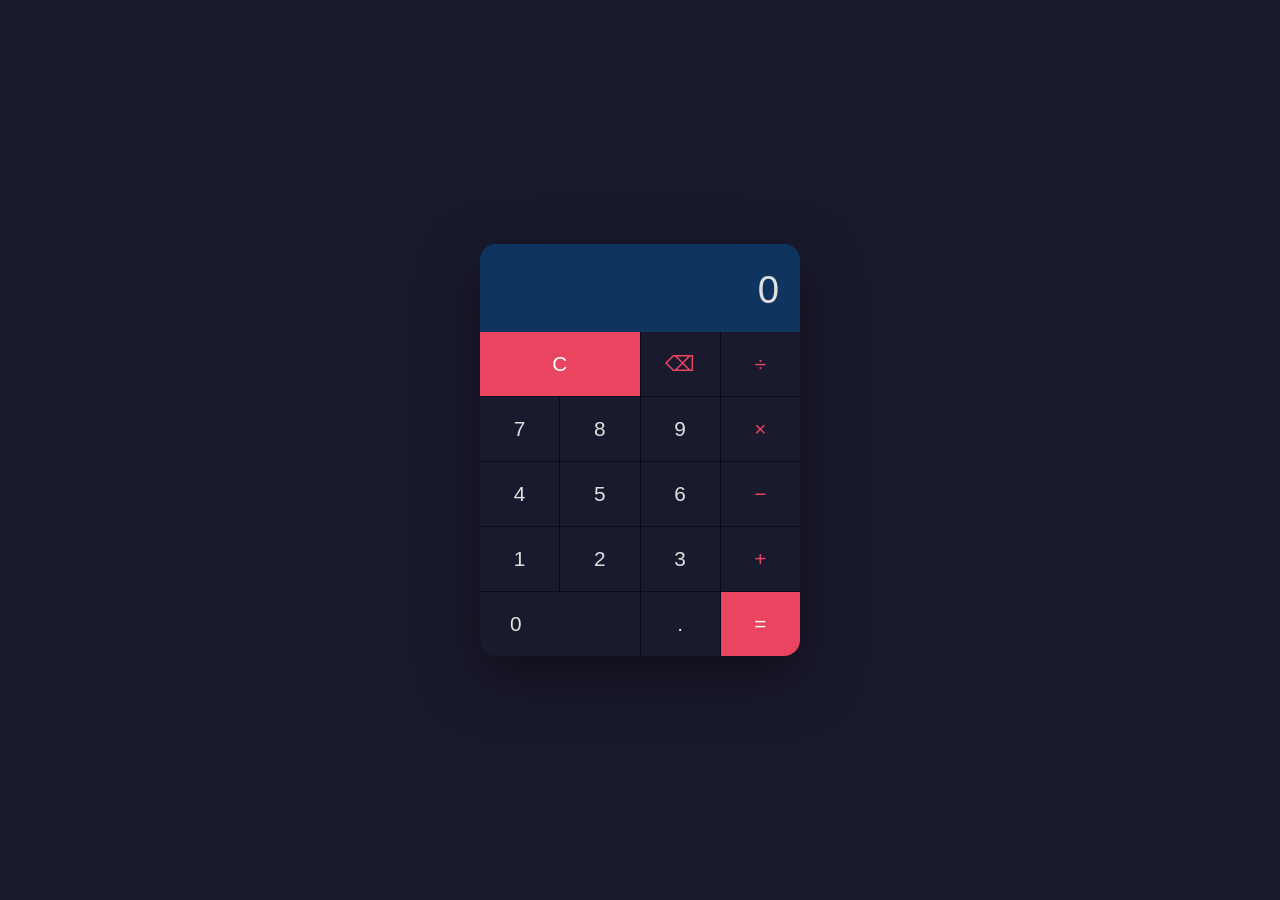
<file: javascript/calculator/index.html>
<!DOCTYPE html>
<html lang="en">
<head>
  <meta charset="UTF-8" />
  <meta name="viewport" content="width=device-width, initial-scale=1.0" />
  <title>Calculator Demo</title>
  <link rel="stylesheet" href="style.css" />
</head>
<body>
  <div class="calculator" role="application" aria-label="Calculator">
    <div class="display" id="display" aria-live="polite">0</div>
    <div class="buttons">
      <!-- Row 1 -->
      <button class="btn btn-clear span-two" data-action="clear">C</button>
      <button class="btn btn-operator" data-action="backspace">⌫</button>
      <button class="btn btn-operator" data-action="operator" data-value="/">÷</button>

      <!-- Row 2 -->
      <button class="btn" data-action="digit" data-value="7">7</button>
      <button class="btn" data-action="digit" data-value="8">8</button>
      <button class="btn" data-action="digit" data-value="9">9</button>
      <button class="btn btn-operator" data-action="operator" data-value="*">×</button>

      <!-- Row 3 -->
      <button class="btn" data-action="digit" data-value="4">4</button>
      <button class="btn" data-action="digit" data-value="5">5</button>
      <button class="btn" data-action="digit" data-value="6">6</button>
      <button class="btn btn-operator" data-action="operator" data-value="-">−</button>

      <!-- Row 4 -->
      <button class="btn" data-action="digit" data-value="1">1</button>
      <button class="btn" data-action="digit" data-value="2">2</button>
      <button class="btn" data-action="digit" data-value="3">3</button>
      <button class="btn btn-operator" data-action="operator" data-value="+">+</button>

      <!-- Row 5 -->
      <button class="btn btn-zero" data-action="digit" data-value="0">0</button>
      <button class="btn" data-action="decimal">.</button>
      <button class="btn btn-equals" data-action="equals">=</button>
    </div>
  </div>
  <script src="calculator.js"></script>
</body>
</html>
</file>
<file: javascript/calculator/style.css>
/* ===========================
   Calculator – Styles
   =========================== */

*, *::before, *::after {
  box-sizing: border-box;
  margin: 0;
  padding: 0;
}

body {
  min-height: 100vh;
  display: flex;
  align-items: center;
  justify-content: center;
  background: #1a1a2e;
  font-family: "Segoe UI", Tahoma, Geneva, Verdana, sans-serif;
}

.calculator {
  background: #16213e;
  border-radius: 16px;
  box-shadow: 0 20px 60px rgba(0, 0, 0, 0.5);
  overflow: hidden;
  width: 320px;
}

/* Display */
.display {
  background: #0f3460;
  color: #e0e0e0;
  font-size: 2.4rem;
  font-weight: 300;
  text-align: right;
  padding: 24px 20px 16px;
  min-height: 88px;
  word-break: break-all;
  letter-spacing: 1px;
}

/* Button grid */
.buttons {
  display: grid;
  grid-template-columns: repeat(4, 1fr);
  gap: 1px;
  background: #0a0a1a;
}

.btn {
  background: #1a1a2e;
  border: none;
  color: #e0e0e0;
  font-size: 1.3rem;
  padding: 20px 0;
  cursor: pointer;
  transition: background 0.15s, transform 0.08s;
  user-select: none;
}

.btn:hover  { background: #24244a; }
.btn:active { transform: scale(0.94); }

/* Special button colours */
.btn-operator { color: #e94560; }
.btn-clear    { background: #e94560; color: #fff; }
.btn-clear:hover { background: #c73652; }
.btn-equals   { background: #e94560; color: #fff; }
.btn-equals:hover { background: #c73652; }

/* Span modifiers */
.span-two { grid-column: span 2; }
.btn-zero { grid-column: span 2; text-align: left; padding-left: 30px; }
</file>
